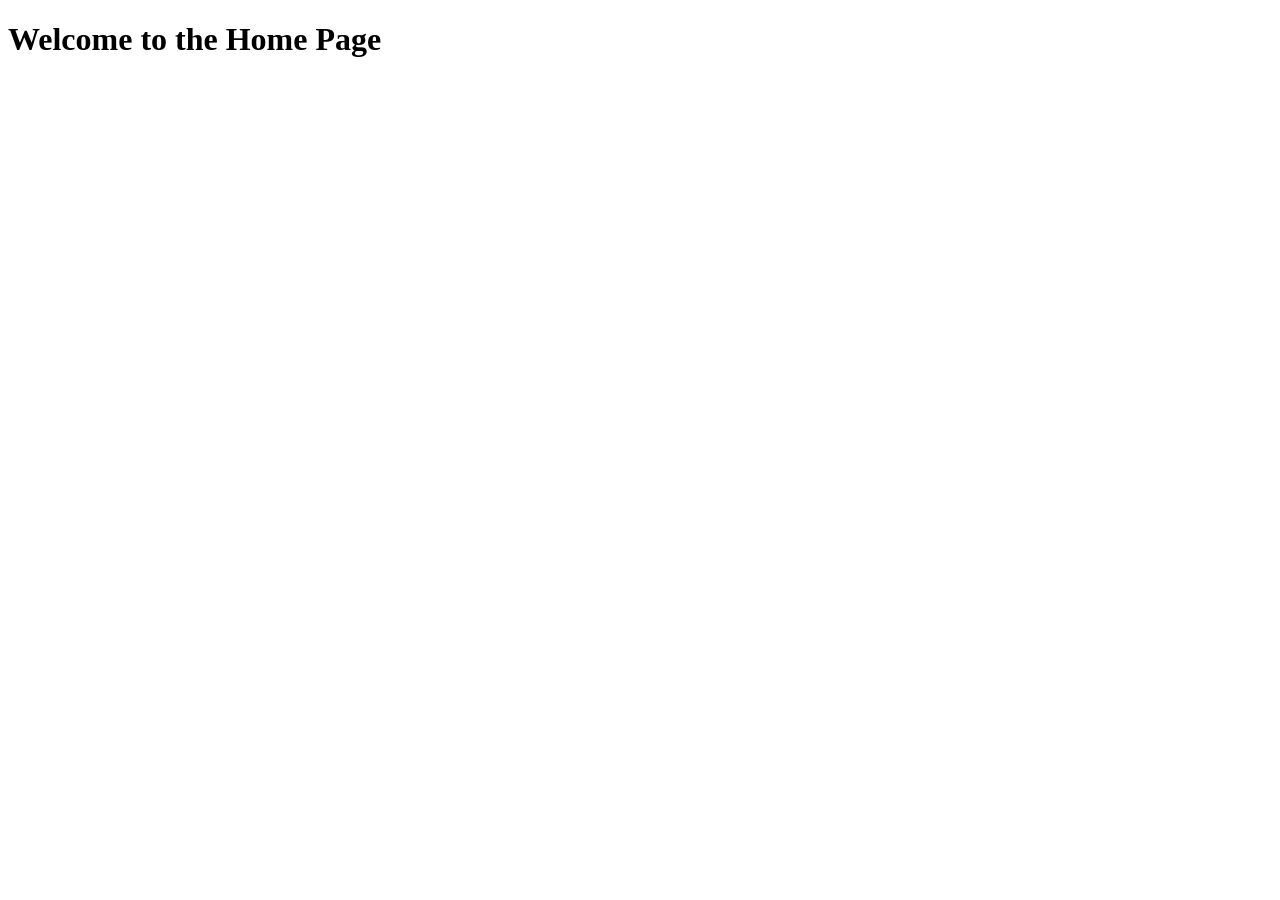
<file: Flask/templates/index.html>
<!DOCTYPE html>
<!--[if lt IE 7]>      <html class="no-js lt-ie9 lt-ie8 lt-ie7"> <![endif]-->
<!--[if IE 7]>         <html class="no-js lt-ie9 lt-ie8"> <![endif]-->
<!--[if IE 8]>         <html class="no-js lt-ie9"> <![endif]-->
<!--[if gt IE 8]>      <html class="no-js"> <!--<![endif]-->
<html>
    <head>
        <meta charset="utf-8">
        <meta http-equiv="X-UA-Compatible" content="IE=edge">
        <title>Home Page</title>
        <meta name="description" content="">
        <meta name="viewport" content="width=device-width, initial-scale=1">
        <link rel="stylesheet" href="">
    </head>
    <body>
        <!--[if lt IE 7]>
            <p class="browsehappy">You are using an <strong>outdated</strong> browser. Please <a href="#">upgrade your browser</a> to improve your experience.</p>
        <![endif]-->
        <h1>Welcome to the Home Page</h1>
        <script src="" async defer></script>
    </body>
</html>
</file>
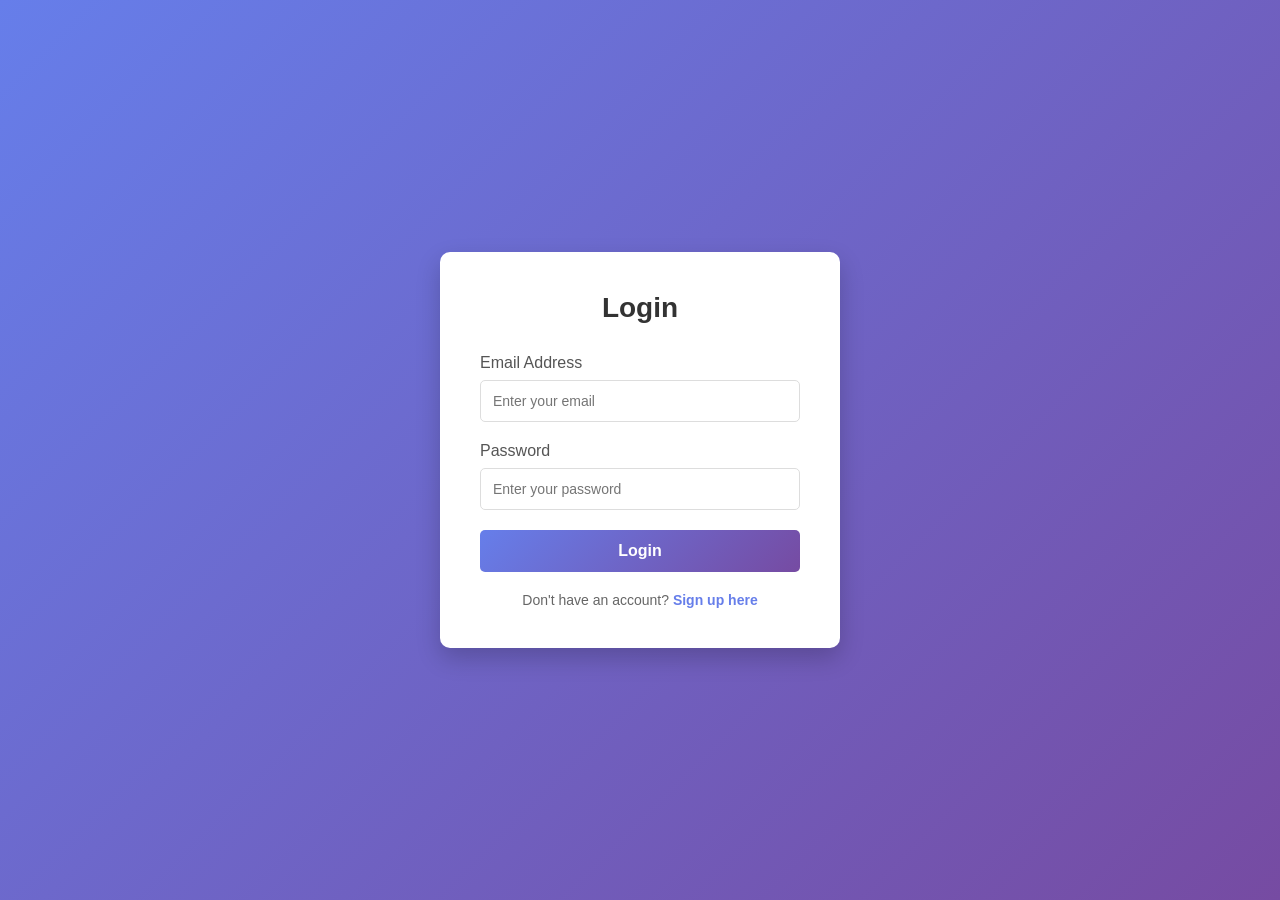
<file: Flask/templates/login.html>
<!DOCTYPE html>
<html lang="en">
    <head>
        <meta charset="utf-8">
        <meta http-equiv="X-UA-Compatible" content="IE=edge">
        <title>Login</title>
        <meta name="description" content="User login page">
        <meta name="viewport" content="width=device-width, initial-scale=1">
        <style>
            * {
                margin: 0;
                padding: 0;
                box-sizing: border-box;
            }
            
            body {
                font-family: 'Segoe UI', Tahoma, Geneva, Verdana, sans-serif;
                background: linear-gradient(135deg, #667eea 0%, #764ba2 100%);
                min-height: 100vh;
                display: flex;
                justify-content: center;
                align-items: center;
            }
            
            .login-container {
                background: white;
                padding: 40px;
                border-radius: 10px;
                box-shadow: 0 10px 25px rgba(0, 0, 0, 0.2);
                width: 100%;
                max-width: 400px;
            }
            
            h1 {
                text-align: center;
                color: #333;
                margin-bottom: 30px;
                font-size: 28px;
            }
            
            .form-group {
                margin-bottom: 20px;
            }
            
            label {
                display: block;
                margin-bottom: 8px;
                color: #555;
                font-weight: 500;
            }
            
            input {
                width: 100%;
                padding: 12px;
                border: 1px solid #ddd;
                border-radius: 5px;
                font-size: 14px;
                transition: border-color 0.3s;
            }
            
            input:focus {
                outline: none;
                border-color: #667eea;
                box-shadow: 0 0 5px rgba(102, 126, 234, 0.1);
            }
            
            button {
                width: 100%;
                padding: 12px;
                background: linear-gradient(135deg, #667eea 0%, #764ba2 100%);
                color: white;
                border: none;
                border-radius: 5px;
                font-size: 16px;
                font-weight: 600;
                cursor: pointer;
                transition: transform 0.2s, box-shadow 0.2s;
            }
            
            button:hover {
                transform: translateY(-2px);
                box-shadow: 0 5px 15px rgba(102, 126, 234, 0.4);
            }
            
            button:active {
                transform: translateY(0);
            }
            
            .signup-link {
                text-align: center;
                margin-top: 20px;
                color: #666;
                font-size: 14px;
            }
            
            .signup-link a {
                color: #667eea;
                text-decoration: none;
                font-weight: 600;
                transition: color 0.3s;
            }
            
            .signup-link a:hover {
                color: #764ba2;
            }
            
            .error {
                color: #e74c3c;
                font-size: 12px;
                margin-top: 5px;
            }
        </style>
    </head>
    <body>
        <div class="login-container">
            <h1>Login</h1>
            <form method="POST" action="/login">
                <div class="form-group">
                    <label for="email">Email Address</label>
                    <input type="email" id="email" name="email" required placeholder="Enter your email">
                </div>
                
                <div class="form-group">
                    <label for="password">Password</label>
                    <input type="password" id="password" name="password" required placeholder="Enter your password">
                </div>
                
                <button type="submit">Login</button>
            </form>
            
            <div class="signup-link">
                Don't have an account? <a href="/signup">Sign up here</a>
            </div>
        </div>
    </body>
</html>
</file>
